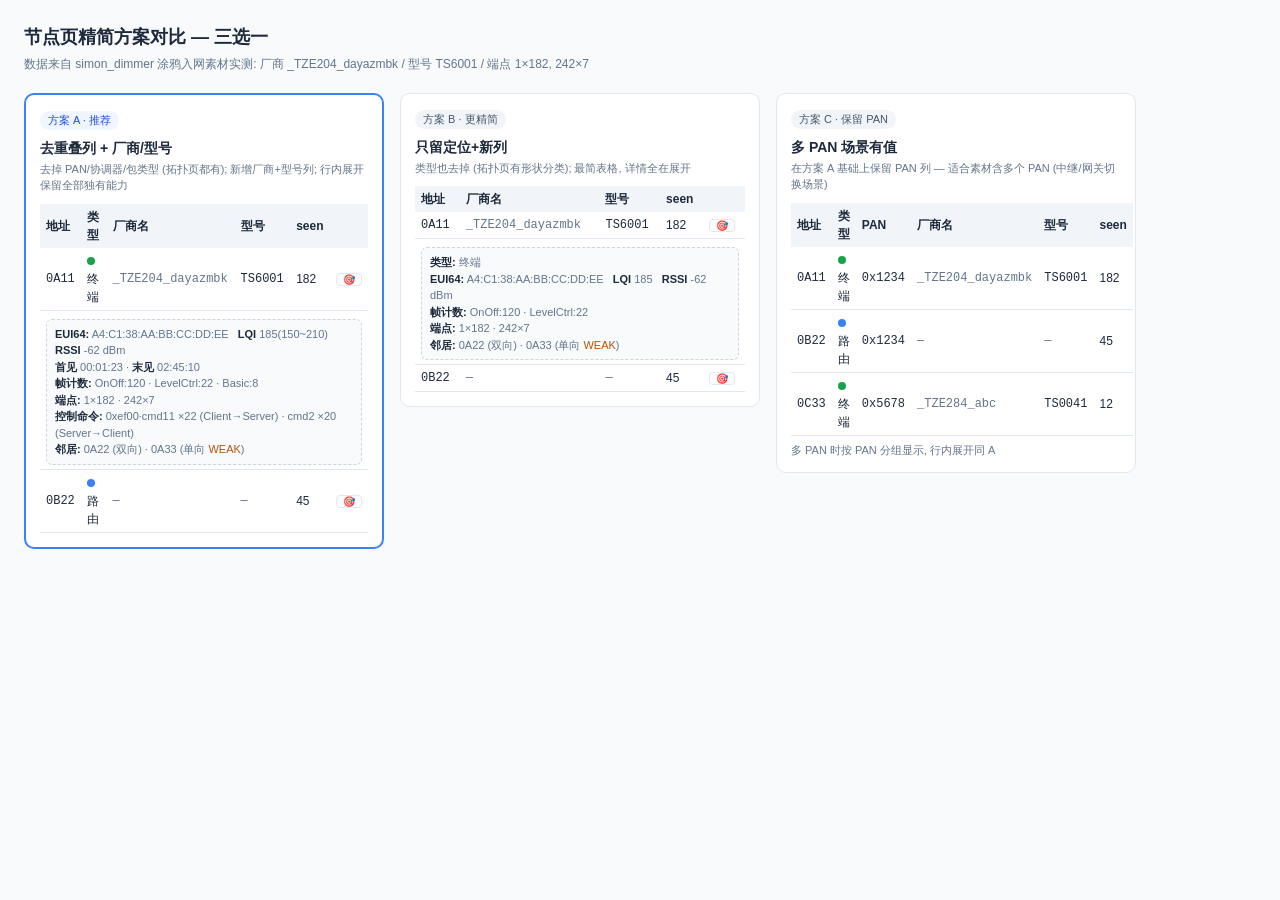
<file: .scratch/verification/nodes-mockup.html>
<!doctype html>
<html lang="zh">
<head>
<meta charset="utf-8">
<title>节点页精简方案对比</title>
<style>
  :root { --bg:#f8fafc; --card:#fff; --line:#e2e8f0; --th:#f1f5f9; --text:#1e293b; --muted:#64748b; --mono:"Consolas","Courier New",monospace; }
  * { box-sizing:border-box; margin:0; }
  body { background:var(--bg); color:var(--text); font:14px/1.5 "Microsoft YaHei",sans-serif; padding:24px; }
  h1 { font-size:18px; margin-bottom:4px; }
  .sub { color:var(--muted); font-size:12px; margin-bottom:20px; }
  .panel { display:flex; gap:16px; align-items:flex-start; }
  .scheme { background:var(--card); border:1px solid var(--line); border-radius:10px; padding:14px; width:360px; flex:none; }
  .scheme.reco { border:2px solid #3b82f6; }
  .tag { display:inline-block; font-size:11px; padding:1px 8px; border-radius:10px; margin-bottom:8px; }
  .tag.reco { background:#eff6ff; color:#1d4ed8; }
  .tag.alt { background:#f1f5f9; color:#475569; }
  .scheme h2 { font-size:14px; margin-bottom:2px; }
  .scheme .desc { font-size:11px; color:var(--muted); margin-bottom:10px; }
  table { width:100%; border-collapse:collapse; font-size:12px; }
  th { background:var(--th); text-align:left; padding:4px 6px; font-weight:600; }
  td { padding:4px 6px; border-bottom:1px solid var(--line); }
  .mono { font-family:var(--mono); }
  .dim { color:var(--muted); }
  .detail { font-size:11px; background:#f8fafc; border:1px dashed #cbd5e1; border-radius:6px; padding:6px 8px; margin-top:4px; color:var(--muted); }
  .detail b { color:var(--text); font-weight:600; }
  .btn-mini { font-size:10px; padding:0 6px; border:1px solid var(--line); border-radius:4px; color:var(--muted); background:#fff; }
  .dot { display:inline-block; width:8px; height:8px; border-radius:50%; margin-right:4px; vertical-align:middle; }
</style>
</head>
<body>
<h1>节点页精简方案对比 — 三选一</h1>
<div class="sub">数据来自 simon_dimmer 涂鸦入网素材实测: 厂商 _TZE204_dayazmbk / 型号 TS6001 / 端点 1×182, 242×7</div>

<div class="panel">

  <!-- 方案 A: 推荐 -->
  <div class="scheme reco">
    <span class="tag reco">方案 A · 推荐</span>
    <h2>去重叠列 + 厂商/型号</h2>
    <div class="desc">去掉 PAN/协调器/包类型 (拓扑页都有); 新增厂商+型号列; 行内展开保留全部独有能力</div>
    <table>
      <tr><th>地址</th><th>类型</th><th>厂商名</th><th>型号</th><th>seen</th><th></th></tr>
      <tr><td class="mono">0A11</td><td><span class="dot" style="background:#16a34a"></span>终端</td><td class="mono dim">_TZE204_dayazmbk</td><td class="mono">TS6001</td><td>182</td><td><button class="btn-mini">🎯</button></td></tr>
      <tr><td colspan="6">
        <div class="detail">
          <b>EUI64:</b> A4:C1:38:AA:BB:CC:DD:EE &nbsp; <b>LQI</b> 185(150~210) &nbsp; <b>RSSI</b> -62 dBm<br>
          <b>首见</b> 00:01:23 · <b>末见</b> 02:45:10<br>
          <b>帧计数:</b> OnOff:120 · LevelCtrl:22 · Basic:8<br>
          <b>端点:</b> 1×182 · 242×7<br>
          <b>控制命令:</b> 0xef00·cmd11 ×22 (Client→Server) · cmd2 ×20 (Server→Client)<br>
          <b>邻居:</b> 0A22 (双向) · 0A33 (单向 <span style="color:#b45309">WEAK</span>)
        </div>
      </td></tr>
      <tr><td class="mono">0B22</td><td><span class="dot" style="background:#3b82f6"></span>路由</td><td class="mono dim">—</td><td class="mono dim">—</td><td>45</td><td><button class="btn-mini">🎯</button></td></tr>
    </table>
  </div>

  <!-- 方案 B: 更精简 -->
  <div class="scheme">
    <span class="tag alt">方案 B · 更精简</span>
    <h2>只留定位+新列</h2>
    <div class="desc">类型也去掉 (拓扑页有形状分类); 最简表格, 详情全在展开</div>
    <table>
      <tr><th>地址</th><th>厂商名</th><th>型号</th><th>seen</th><th></th></tr>
      <tr><td class="mono">0A11</td><td class="mono dim">_TZE204_dayazmbk</td><td class="mono">TS6001</td><td>182</td><td><button class="btn-mini">🎯</button></td></tr>
      <tr><td colspan="5">
        <div class="detail">
          <b>类型:</b> 终端<br>
          <b>EUI64:</b> A4:C1:38:AA:BB:CC:DD:EE &nbsp; <b>LQI</b> 185 &nbsp; <b>RSSI</b> -62 dBm<br>
          <b>帧计数:</b> OnOff:120 · LevelCtrl:22<br>
          <b>端点:</b> 1×182 · 242×7<br>
          <b>邻居:</b> 0A22 (双向) · 0A33 (单向 <span style="color:#b45309">WEAK</span>)
        </div>
      </td></tr>
      <tr><td class="mono">0B22</td><td class="mono dim">—</td><td class="mono dim">—</td><td>45</td><td><button class="btn-mini">🎯</button></td></tr>
    </table>
  </div>

  <!-- 方案 C: 保留 PAN -->
  <div class="scheme">
    <span class="tag alt">方案 C · 保留 PAN</span>
    <h2>多 PAN 场景有值</h2>
    <div class="desc">在方案 A 基础上保留 PAN 列 — 适合素材含多个 PAN (中继/网关切换场景)</div>
    <table>
      <tr><th>地址</th><th>类型</th><th>PAN</th><th>厂商名</th><th>型号</th><th>seen</th></tr>
      <tr><td class="mono">0A11</td><td><span class="dot" style="background:#16a34a"></span>终端</td><td class="mono">0x1234</td><td class="mono dim">_TZE204_dayazmbk</td><td class="mono">TS6001</td><td>182</td></tr>
      <tr><td class="mono">0B22</td><td><span class="dot" style="background:#3b82f6"></span>路由</td><td class="mono">0x1234</td><td class="mono dim">—</td><td class="mono dim">—</td><td>45</td></tr>
      <tr><td class="mono">0C33</td><td><span class="dot" style="background:#16a34a"></span>终端</td><td class="mono">0x5678</td><td class="mono dim">_TZE284_abc</td><td class="mono">TS0041</td><td>12</td></tr>
    </table>
    <div style="font-size:11px;color:var(--muted);margin-top:6px">多 PAN 时按 PAN 分组显示, 行内展开同 A</div>
  </div>

</div>
</body>
</html>
</file>
